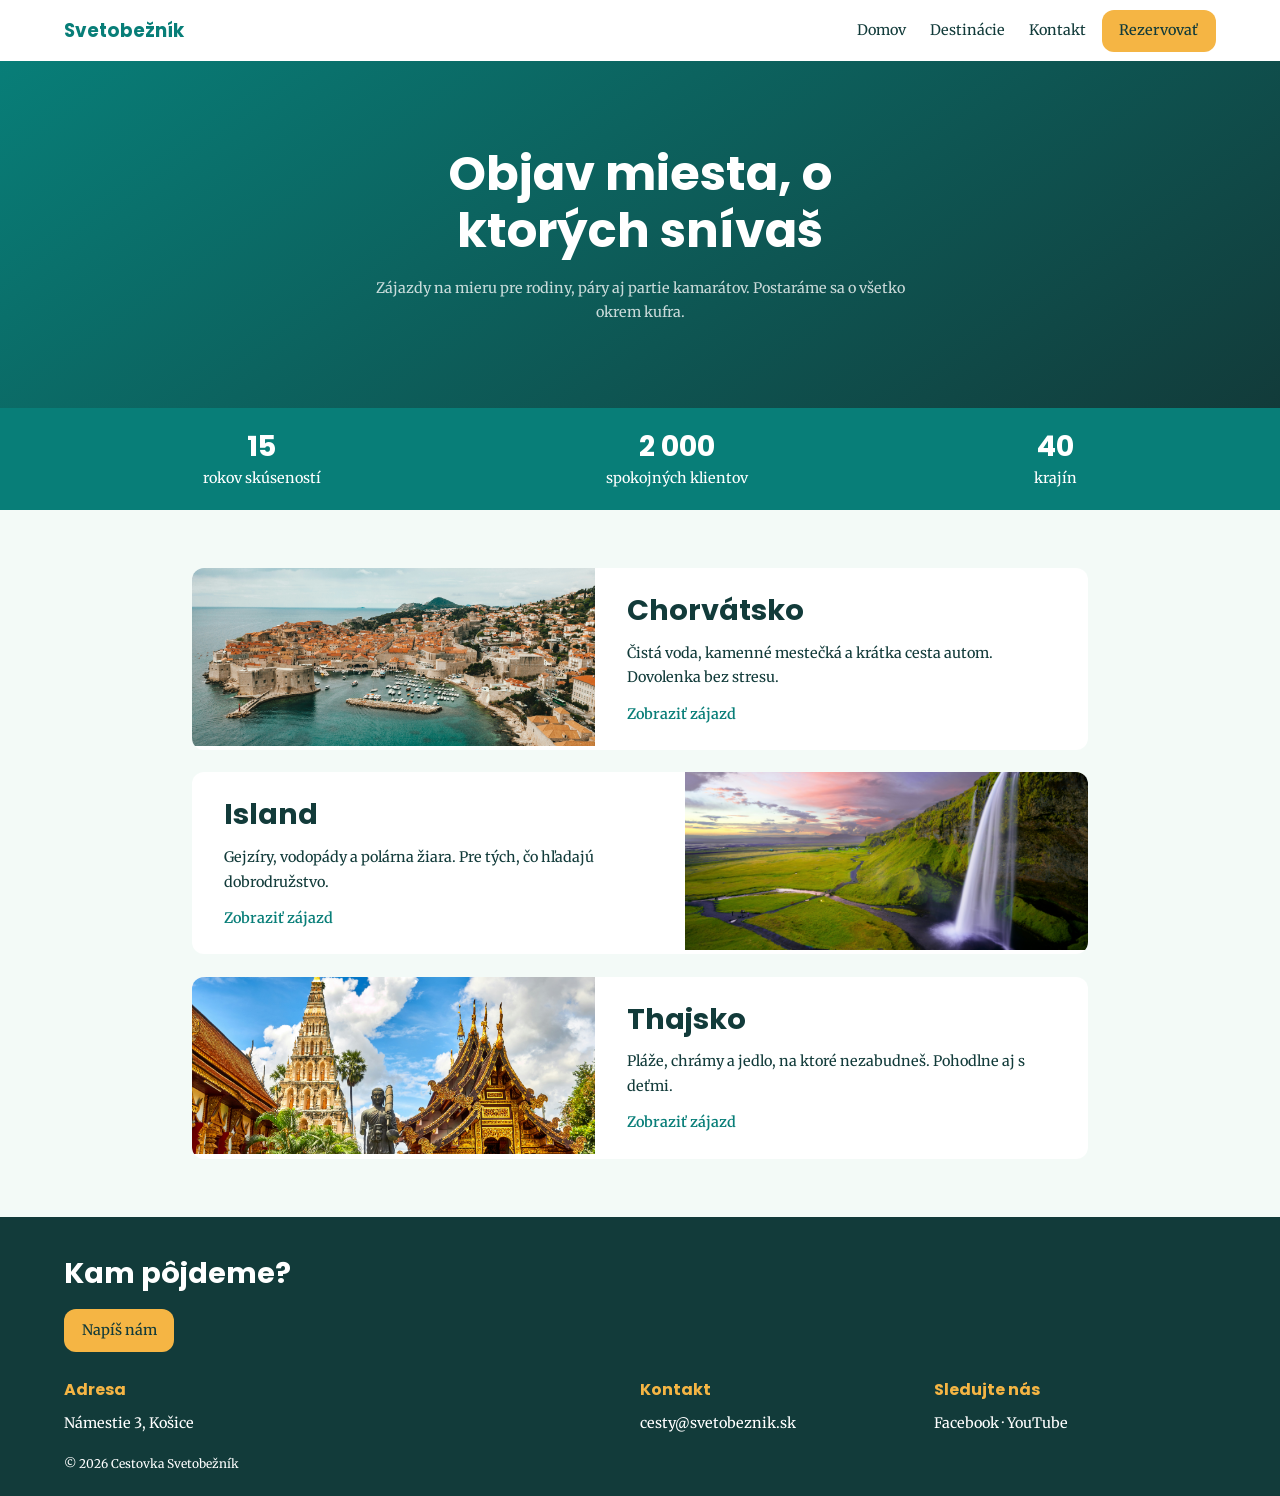
<file: index.html>
<!DOCTYPE html>
<html lang="sk">
<head>
    <meta charset="UTF-8">
    <meta name="viewport" content="width=device-width, initial-scale=1.0">
    <link rel="stylesheet" href="assets/css/normalize.css">
    <link rel="stylesheet" href="assets/css/style.css">
    <title>Dovolenka_Frinková</title>

</head>
<body>
    <header class="hlavicka" id="domov">
        <a class="hlavicka__logo" href="#domov">Svetobežník</a>

        <nav class="navigacia" aria-label="Hlavná navigácia">
            <ul class="navigacia__zoznam">
                <li><a href="#domov">Domov</a></li>
                <li><a href="#destinacie">Destinácie</a></li>
                <li><a href="#kontakt">Kontakt</a></li>
            </ul>
        </nav>

        <a class="tlacidlo" href="#kontakt">Rezervovať</a>
    </header>

    <main>
        <section class="uvod" aria-labelledby="uvod-nadpis">
            <div class="uvod__obsah">
                <h1 id="uvod-nadpis">Objav miesta, o ktorých snívaš</h1>
                <p>Zájazdy na mieru pre rodiny, páry aj partie kamarátov. Postaráme sa o všetko okrem kufra.</p>
            </div>
        </section>

        <section class="statistiky" aria-label="Naše skúsenosti">

            <div class="statistiky__polozka">
                <strong>15</strong>
                <span>rokov skúseností</span>
            </div>

            <div class="statistiky__polozka">
                <strong>2 000</strong>
                <span>spokojných klientov</span>
            </div>

            <div class="statistiky__polozka">
                <strong>40</strong>
                <span>krajín</span>
            </div>

        </section>

        <section class="destinacie" id="destinacie" aria-label="Obľúbené destinácie">

            <article class="destinacia">

                <img
                    class="destinacia__obrazok"
                    src="assets/images/spencer-davis-fWtJvFqyUQQ-unsplash.jpg"
                    alt="Pohľad na historické mesto Dubrovník a jeho prístav"
                >

                <div class="destinacia__obsah">
                    <h2>Chorvátsko</h2>
                    <p>Čistá voda, kamenné mestečká a krátka cesta autom. Dovolenka bez stresu.</p>
                    <a href="#kontakt">Zobraziť zájazd</a>
                </div>

            </article>

            <article class="destinacia">

                <img
                    class="destinacia__obrazok"
                    src="assets/images/robert-lukeman-zNN6ubHmruI-unsplash.jpg"
                    alt="Vodopád a zelená krajina na Islande pri západe slnka"
                >

                <div class="destinacia__obsah">
                    <h2>Island</h2>
                    <p>Gejzíry, vodopády a polárna žiara. Pre tých, čo hľadajú dobrodružstvo.</p>
                    <a href="#kontakt">Zobraziť zájazd</a>
                </div>

            </article>

            <article class="destinacia">

                <img
                    class="destinacia__obrazok"
                    src="assets/images/mathew-schwartz-gsllxmVO4HQ-unsplash.jpg"
                    alt="Zlaté budhistické chrámy v Thajsku"
                >

                <div class="destinacia__obsah">
                    <h2>Thajsko</h2>
                    <p>Pláže, chrámy a jedlo, na ktoré nezabudneš. Pohodlne aj s deťmi.</p>
                    <a href="#kontakt">Zobraziť zájazd</a>
                </div>

            </article>

        </section>
    </main>

    <footer class="paticka" id="kontakt">
        
        <h2>Kam pôjdeme?</h2>
        <a class="tlacidlo paticka__tlacidlo" href="mailto:cesty@svetobeznik.sk">Napíš nám</a>

        <div class="paticka__informacie">
            <section>
                <h3>Adresa</h3>
                <p>Námestie 3, Košice</p>
            </section>
            <section>
                <h3>Kontakt</h3>
                <p><a href="mailto:cesty@svetobeznik.sk">cesty@svetobeznik.sk</a></p>
            </section>
            <section>
                <h3>Sledujte nás</h3>
                <p>
                    <a href="https://www.facebook.com/" target="_blank" rel="noopener noreferrer">Facebook</a>
                    ·
                    <a href="https://www.youtube.com/" target="_blank" rel="noopener noreferrer">YouTube</a>
                </p>
            </section>
        </div>

        <small>© 2026 Cestovka Svetobežník</small>
    </footer>
</body>
</html>
</file>
<file: assets/css/style.css>
@import url('https://fonts.googleapis.com/css2?family=Poppins:wght@300;400;500;600;700&family=Merriweather:wght@400;700&display=swap');

:root {
    --ocean: #087e78;
    --hlbka: #123b3a;
    --piesok: #f3faf7;
    --koral: #f5b544;
    --biela-priesvit: hsla(0, 0%, 100%, 0.78);
}

* {
    box-sizing: border-box;
}

html {
    scroll-behavior: smooth;
}

body {
    margin: 0;
    background: var(--piesok);
    color: var(--hlbka);
    font-family: 'Merriweather', serif;
    font-size: 0.9rem;
    line-height: 1.7;
}

h1,
h2,
h3,
.hlavicka__logo {
    font-family: 'Poppins', sans-serif;
}

.hlavicka {
    display: flex;
    flex-wrap: wrap;
    align-items: center;
    gap: 0.25rem 1rem;
    padding: 0.6rem 5%;
    background: #fff;
}

.hlavicka__logo {
    color: var(--ocean);
    font-size: 1.15rem;
    font-weight: 700;
    text-decoration: none;
}

.navigacia {
    order: 3;
    width: 100%;
}

.navigacia__zoznam {
    display: flex;
    justify-content: flex-start;
    gap: 1.25rem;
    margin: 0;
    padding: 0;
    list-style: none;
}

.navigacia a,
.paticka a:not(.tlacidlo) {
    color: inherit;
    text-decoration: none;
}

.tlacidlo {
    display: inline-block;
    padding: 0.55rem 1.1rem;
    border-radius: 0.75rem;
    background: var(--koral);
    color: var(--hlbka);
    font-weight: 500;
    text-decoration: none;
    transition: background-color 0.2s ease, transform 0.2s ease;
}

.hlavicka > .tlacidlo {
    margin-left: auto;
}

.tlacidlo:hover {
    transform: translateY(-0.1rem);
    background: #ffc65d;
}

.navigacia a:hover,
.destinacia__obsah a:hover,
.paticka a:not(.tlacidlo):hover {
    color: var(--ocean);
}

.uvod {
    display: grid;
    min-height: 11.5rem;
    padding: 2rem 5%;
    place-items: center;
    background: linear-gradient(145deg, var(--ocean), var(--hlbka));
    color: #fff;
    text-align: center;
}

.uvod__obsah {
    max-width: 35rem;
}

.uvod h1 {
    margin: 0 0 1rem;
    font-size: clamp(1.35rem, 4.4vw, 2.1rem);
    line-height: 1.2;
}

.uvod p {
    margin: 0;
    color: var(--biela-priesvit);
}

.statistiky {
    display: flex;
    flex-direction: row;
    justify-content: space-around;
    gap: 0.5rem;
    padding: 1.25rem 5%;
    background: var(--ocean);
    color: #fff;
    text-align: center;
}

.statistiky__polozka {
    display: flex;
    flex-direction: column;
}

.statistiky strong {
    font-family: 'Poppins', sans-serif;
    font-size: 1.8rem;
    line-height: 1.3;
}

.destinacie {
    display: grid;
    gap: 1.5rem;
    padding: 2.25rem 5%;
}

.destinacia {
    overflow: hidden;
    border-radius: 0.75rem;
    background: #fff;
}

.destinacia__obrazok {
    display: block;
    width: 100%;
    height: auto;
    aspect-ratio: 1.6;
    object-fit: cover;
}

.destinacia__obsah {
    padding: 1rem 1.1rem 1.2rem;
}

.destinacia h2 {
    margin: 0 0 0.7rem;
    font-size: 1.4rem;
    line-height: 1.3;
}

.destinacia p {
    margin: 0 0 0.75rem;
}

.destinacia__obsah a {
    color: var(--ocean);
    font-weight: 600;
    text-decoration: none;
}

.paticka {
    padding: 2rem 5% 1.25rem;
    background: var(--hlbka);
    color: #fff;
}

.paticka > h2 {
    margin: 0 0 0.75rem;
    font-size: 1.5rem;
}

.paticka__tlacidlo {
    margin-bottom: 1rem;
}

.paticka__informacie {
    display: grid;
    grid-template-columns: repeat(2, minmax(0, 1fr));
    gap: 0.75rem;
    margin: 0.5rem 0 1rem;
}

.paticka__informacie h3 {
    margin: 0 0 0.5rem;
    color: var(--koral);
    font-size: 1rem;
}

.paticka__informacie p {
    margin: 0;
}

.paticka small {
    font-size: 0.75rem;
}

@media (min-width: 37.5em) {
    .paticka__informacie {
        grid-template-columns: repeat(2, 1fr);
    }
}

@media (min-width: 56.25em) {
    .hlavicka {
        flex-wrap: nowrap;
    }

    .hlavicka > .tlacidlo {
        margin-left: 0;
    }

    .navigacia {
        order: 0;
        width: auto;
        margin-left: auto;
    }

    .navigacia__zoznam {
        gap: 1.5rem;
    }

    .uvod {
        min-height: 21.7rem;
    }

    .uvod h1 {
        font-size: 3rem;
    }

    .destinacie {
        width: 84%;
        max-width: 56rem;
        gap: 1.4rem;
        margin: 0 auto;
        padding: 3.6rem 0;
    }

    .destinacia {
        display: flex;
        min-height: 11.1rem;
    }

    .destinacia:nth-child(even) {
        flex-direction: row-reverse;
    }

    .destinacia__obrazok {
        flex: 0 0 45%;
        width: 45%;
        height: 11.1rem;
    }

    .destinacia__obsah {
        align-self: center;
        padding: 1.5rem 2rem;
    }

    .destinacia h2,
    .paticka > h2 {
        font-size: 1.8rem;
    }

    .paticka__informacie {
        grid-template-columns: 2fr 1fr 1fr;
    }
}
</file>
<file: starter/assets/css/style.css>
@import url('https://fonts.googleapis.com/css2?family=Poppins:wght@300;400;500;600;700&family=Merriweather:wght@400;700&display=swap');

:root {
    --ocean: #087e78;
    --hlbka: #123b3a;
    --piesok: #f3faf7;
    --koral: #f5b544;
    --biela-priesvit: hsla(0, 0%, 100%, 0.78);
}

* {
    box-sizing: border-box;
}

html {
    scroll-behavior: smooth;
}

body {
    margin: 0;
    background: var(--piesok);
    color: var(--hlbka);
    font-family: 'Merriweather', serif;
    font-size: 0.9rem;
    line-height: 1.7;
}

h1,
h2,
h3,
.hlavicka__logo {
    font-family: 'Poppins', sans-serif;
}

.hlavicka {
    display: flex;
    flex-wrap: wrap;
    align-items: center;
    gap: 0.25rem 1rem;
    padding: 0.6rem 5%;
    background: #fff;
}

.hlavicka__logo {
    color: var(--ocean);
    font-size: 1.15rem;
    font-weight: 700;
    text-decoration: none;
}

.navigacia {
    order: 3;
    width: 100%;
}

.navigacia__zoznam {
    display: flex;
    justify-content: flex-start;
    gap: 1.25rem;
    margin: 0;
    padding: 0;
    list-style: none;
}

.navigacia a,
.paticka a:not(.tlacidlo) {
    color: inherit;
    text-decoration: none;
}

.tlacidlo {
    display: inline-block;
    padding: 0.55rem 1.1rem;
    border-radius: 0.75rem;
    background: var(--koral);
    color: var(--hlbka);
    font-weight: 500;
    text-decoration: none;
    transition: background-color 0.2s ease, transform 0.2s ease;
}

.hlavicka > .tlacidlo {
    margin-left: auto;
}

.tlacidlo:hover {
    transform: translateY(-0.1rem);
    background: #ffc65d;
}

.navigacia a:hover,
.destinacia__obsah a:hover,
.paticka a:not(.tlacidlo):hover {
    color: var(--ocean);
}

.uvod {
    display: grid;
    min-height: 11.5rem;
    padding: 2rem 5%;
    place-items: center;
    background: linear-gradient(145deg, var(--ocean), var(--hlbka));
    color: #fff;
    text-align: center;
}

.uvod__obsah {
    max-width: 35rem;
}

.uvod h1 {
    margin: 0 0 1rem;
    font-size: clamp(1.35rem, 4.4vw, 2.1rem);
    line-height: 1.2;
}

.uvod p {
    margin: 0;
    color: var(--biela-priesvit);
}

.statistiky {
    display: flex;
    flex-direction: row;
    justify-content: space-around;
    gap: 0.5rem;
    padding: 1.25rem 5%;
    background: var(--ocean);
    color: #fff;
    text-align: center;
}

.statistiky__polozka {
    display: flex;
    flex-direction: column;
}

.statistiky strong {
    font-family: 'Poppins', sans-serif;
    font-size: 1.8rem;
    line-height: 1.3;
}

.destinacie {
    display: grid;
    gap: 1.5rem;
    padding: 2.25rem 5%;
}

.destinacia {
    overflow: hidden;
    border-radius: 0.75rem;
    background: #fff;
}

.destinacia__obrazok {
    display: block;
    width: 100%;
    height: auto;
    aspect-ratio: 1.6;
    object-fit: cover;
}

.destinacia__obsah {
    padding: 1rem 1.1rem 1.2rem;
}

.destinacia h2 {
    margin: 0 0 0.7rem;
    font-size: 1.4rem;
    line-height: 1.3;
}

.destinacia p {
    margin: 0 0 0.75rem;
}

.destinacia__obsah a {
    color: var(--ocean);
    font-weight: 600;
    text-decoration: none;
}

.paticka {
    padding: 2rem 5% 1.25rem;
    background: var(--hlbka);
    color: #fff;
}

.paticka > h2 {
    margin: 0 0 0.75rem;
    font-size: 1.5rem;
}

.paticka__tlacidlo {
    margin-bottom: 1rem;
}

.paticka__informacie {
    display: grid;
    grid-template-columns: repeat(2, minmax(0, 1fr));
    gap: 0.75rem;
    margin: 0.5rem 0 1rem;
}

.paticka__informacie h3 {
    margin: 0 0 0.5rem;
    color: var(--koral);
    font-size: 1rem;
}

.paticka__informacie p {
    margin: 0;
}

.paticka small {
    font-size: 0.75rem;
}

@media (min-width: 37.5em) {
    .paticka__informacie {
        grid-template-columns: repeat(2, 1fr);
    }
}

@media (min-width: 56.25em) {
    .hlavicka {
        flex-wrap: nowrap;
    }

    .hlavicka > .tlacidlo {
        margin-left: 0;
    }

    .navigacia {
        order: 0;
        width: auto;
        margin-left: auto;
    }

    .navigacia__zoznam {
        gap: 1.5rem;
    }

    .uvod {
        min-height: 21.7rem;
    }

    .uvod h1 {
        font-size: 3rem;
    }

    .destinacie {
        width: 84%;
        max-width: 56rem;
        gap: 1.4rem;
        margin: 0 auto;
        padding: 3.6rem 0;
    }

    .destinacia {
        display: flex;
        min-height: 11.1rem;
    }

    .destinacia:nth-child(even) {
        flex-direction: row-reverse;
    }

    .destinacia__obrazok {
        flex: 0 0 45%;
        width: 45%;
        height: 11.1rem;
    }

    .destinacia__obsah {
        align-self: center;
        padding: 1.5rem 2rem;
    }

    .destinacia h2,
    .paticka > h2 {
        font-size: 1.8rem;
    }

    .paticka__informacie {
        grid-template-columns: 2fr 1fr 1fr;
    }
}
</file>
